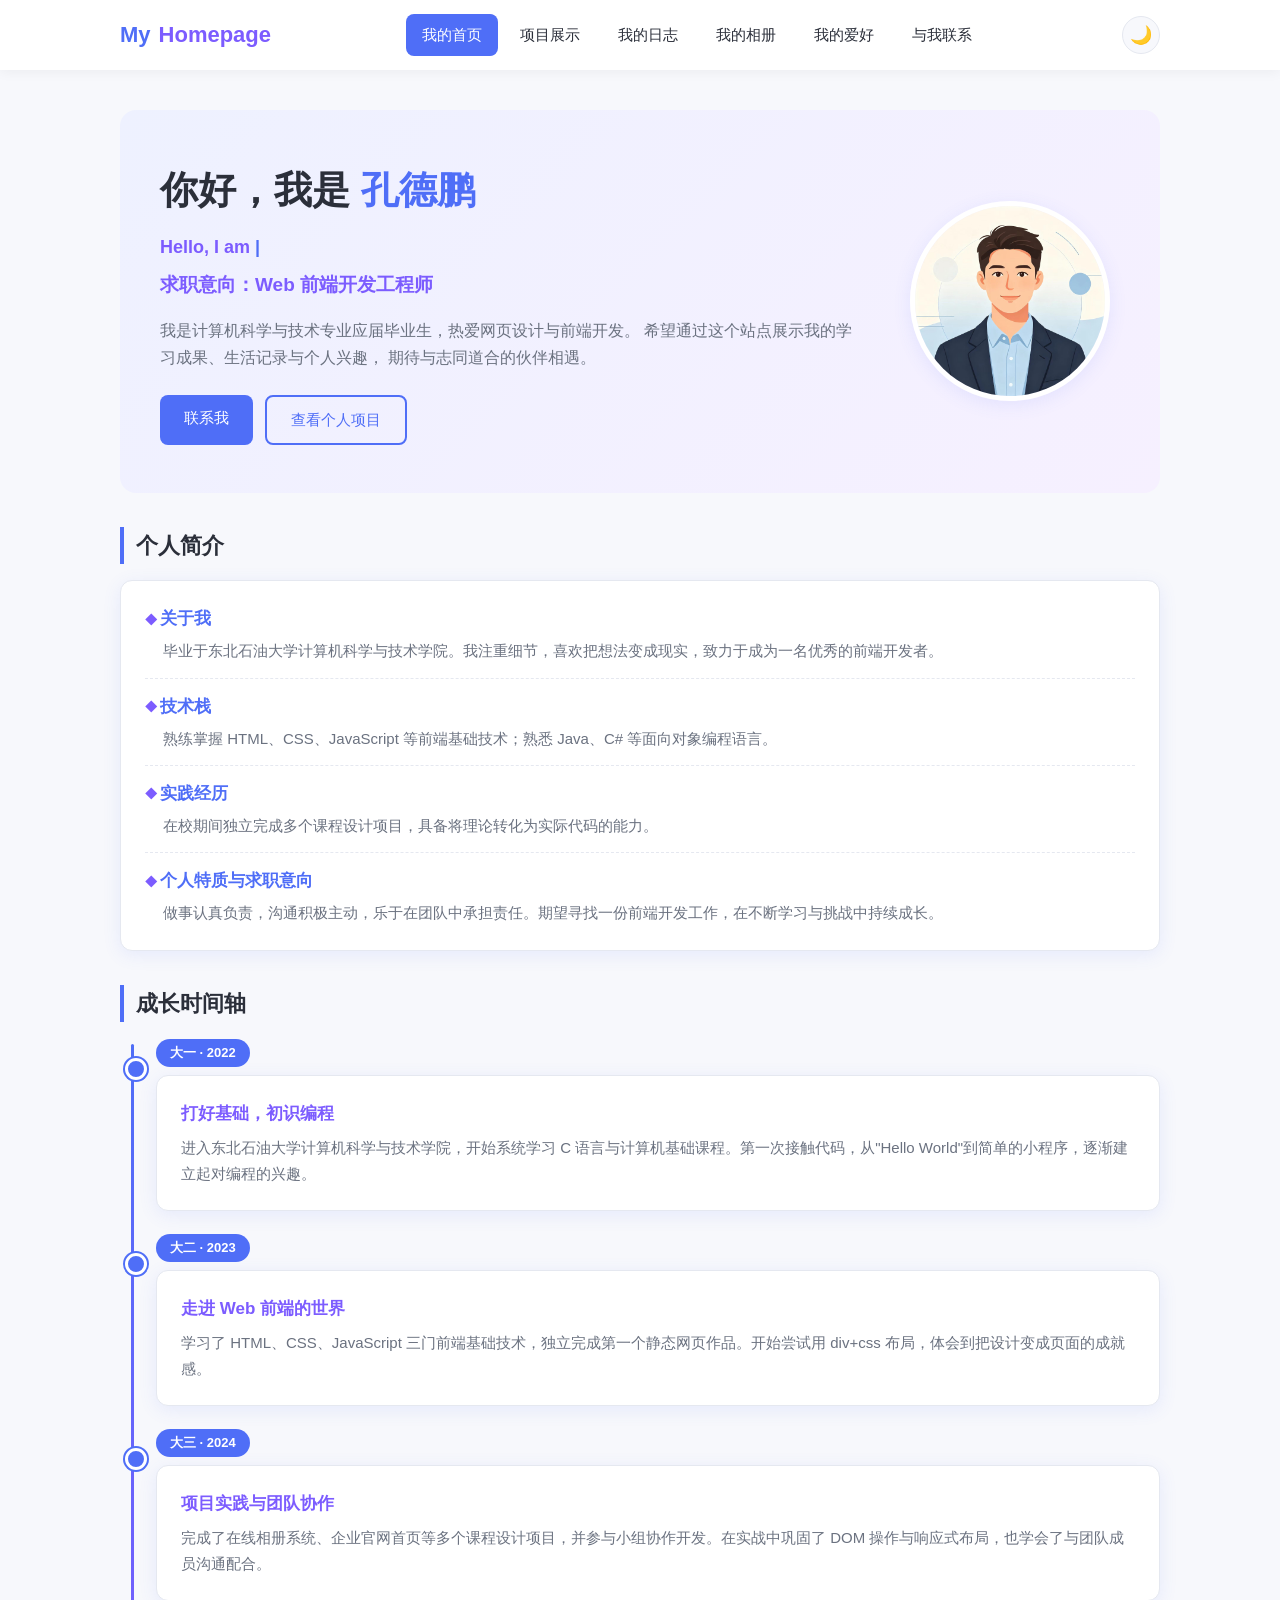
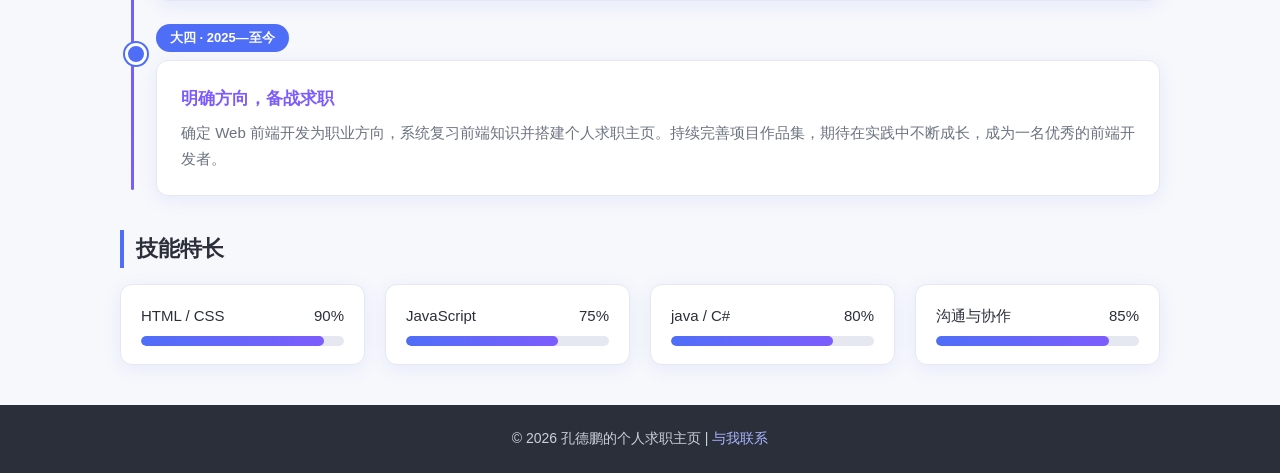
<file: index.html>
<!DOCTYPE html>
<html lang="zh-CN">
<head>
  <meta charset="UTF-8">
  <meta name="viewport" content="width=device-width, initial-scale=1.0">
  <title>我的主页 - 首页</title>
  <link rel="stylesheet" href="css/style.css">
</head>
<body>

  <!-- 头部导航 -->
  <header class="site-header">
    <div class="header-inner">
      <div class="logo">My<span>Homepage</span></div>
      <button class="nav-toggle" id="navToggle">&#9776;</button>
      <nav>
        <ul class="nav-menu" id="navMenu">
          <li><a href="index.html">我的首页</a></li>
          <li><a href="projects.html">项目展示</a></li>
          <li><a href="journal.html">我的日志</a></li>
          <li><a href="gallery.html">我的相册</a></li>
          <li><a href="hobby.html">我的爱好</a></li>
          <li><a href="contact.html">与我联系</a></li>
        </ul>
      </nav>
      <button class="theme-toggle" id="themeToggle" title="切换深浅色主题">🌙</button>
    </div>
  </header>

  <!-- 主体内容 -->
  <main class="container">

    <!-- 英雄区 -->
    <section class="hero reveal">
      <div class="hero-text">
        <h1>你好，我是 <span>孔德鹏</span></h1>
        <div class="typewriter"><span id="typeText"></span><span class="cursor">|</span></div>
        <div class="target">求职意向：Web 前端开发工程师</div>
        <p>我是计算机科学与技术专业应届毕业生，热爱网页设计与前端开发。
           希望通过这个站点展示我的学习成果、生活记录与个人兴趣，
           期待与志同道合的伙伴相遇。</p>
        <div class="hero-actions">
          <a href="contact.html" class="btn">联系我</a>
          <a href="projects.html" class="btn btn-outline">查看个人项目</a>
        </div>
      </div>
      <div class="hero-photo">
        <img src="images/avatar.jpg" alt="我的头像">
      </div>
    </section>

    <!-- 个人简介 -->
    <h2 class="section-title reveal">个人简介</h2>
    <div class="card intro-card reveal">
      <div class="intro-block">
        <h3>关于我</h3>
        <p>毕业于东北石油大学计算机科学与技术学院。我注重细节，喜欢把想法变成现实，致力于成为一名优秀的前端开发者。</p>
      </div>
      <div class="intro-block">
        <h3>技术栈</h3>
        <p>熟练掌握 HTML、CSS、JavaScript 等前端基础技术；熟悉 Java、C# 等面向对象编程语言。</p>
      </div>
      <div class="intro-block">
        <h3>实践经历</h3>
        <p>在校期间独立完成多个课程设计项目，具备将理论转化为实际代码的能力。</p>
      </div>
      <div class="intro-block">
        <h3>个人特质与求职意向</h3>
        <p>做事认真负责，沟通积极主动，乐于在团队中承担责任。期望寻找一份前端开发工作，在不断学习与挑战中持续成长。</p>
      </div>
    </div>

    <!-- 成长时间轴 -->
    <h2 class="section-title reveal">成长时间轴</h2>
    <div class="timeline reveal">
      <div class="timeline-item">
        <div class="timeline-year">大一 · 2022</div>
        <div class="timeline-content card">
          <h3>打好基础，初识编程</h3>
          <p>进入东北石油大学计算机科学与技术学院，开始系统学习 C 语言与计算机基础课程。第一次接触代码，从"Hello World"到简单的小程序，逐渐建立起对编程的兴趣。</p>
        </div>
      </div>
      <div class="timeline-item">
        <div class="timeline-year">大二 · 2023</div>
        <div class="timeline-content card">
          <h3>走进 Web 前端的世界</h3>
          <p>学习了 HTML、CSS、JavaScript 三门前端基础技术，独立完成第一个静态网页作品。开始尝试用 div+css 布局，体会到把设计变成页面的成就感。</p>
        </div>
      </div>
      <div class="timeline-item">
        <div class="timeline-year">大三 · 2024</div>
        <div class="timeline-content card">
          <h3>项目实践与团队协作</h3>
          <p>完成了在线相册系统、企业官网首页等多个课程设计项目，并参与小组协作开发。在实战中巩固了 DOM 操作与响应式布局，也学会了与团队成员沟通配合。</p>
        </div>
      </div>
      <div class="timeline-item">
        <div class="timeline-year">大四 · 2025—至今</div>
        <div class="timeline-content card">
          <h3>明确方向，备战求职</h3>
          <p>确定 Web 前端开发为职业方向，系统复习前端知识并搭建个人求职主页。持续完善项目作品集，期待在实践中不断成长，成为一名优秀的前端开发者。</p>
        </div>
      </div>
    </div>

    <!-- 技能展示 -->
    <h2 class="section-title reveal">技能特长</h2>
    <div class="skills reveal">
      <div class="skill-item">
        <div class="skill-label"><span>HTML / CSS</span><span>90%</span></div>
        <div class="skill-bar"><i data-level="90%"></i></div>
      </div>
      <div class="skill-item">
        <div class="skill-label"><span>JavaScript</span><span>75%</span></div>
        <div class="skill-bar"><i data-level="75%"></i></div>
      </div>
      <div class="skill-item">
        <div class="skill-label"><span>java / C#</span><span>80%</span></div>
        <div class="skill-bar"><i data-level="80%"></i></div>
      </div>
      <div class="skill-item">
        <div class="skill-label"><span>沟通与协作</span><span>85%</span></div>
        <div class="skill-bar"><i data-level="85%"></i></div>
      </div>
    </div>

  </main>

  <!-- 页脚 -->
  <footer class="site-footer">
    <p>&copy; 2026 孔德鹏的个人求职主页 | <a href="contact.html">与我联系</a></p>
  </footer>

  <!-- 回到顶部 -->
  <button id="backToTop" title="回到顶部">&#8593;</button>

  <script src="js/main.js"></script>
</body>
</html>
</file>
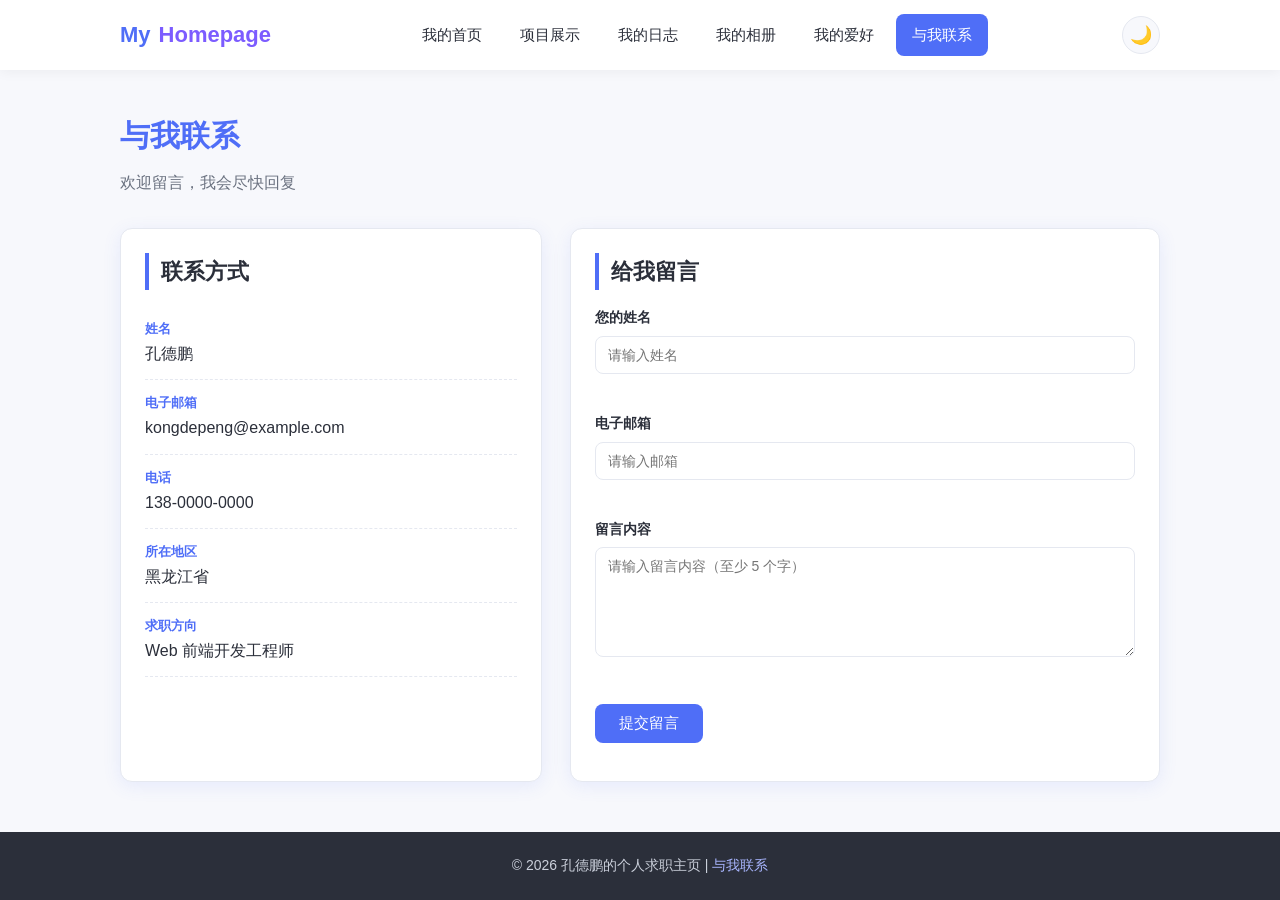
<file: contact.html>
<!DOCTYPE html>
<html lang="zh-CN">
<head>
  <meta charset="UTF-8">
  <meta name="viewport" content="width=device-width, initial-scale=1.0">
  <title>与我联系 - 我的主页</title>
  <link rel="stylesheet" href="css/style.css">
</head>
<body>

  <!-- 头部导航 -->
  <header class="site-header">
    <div class="header-inner">
      <div class="logo">My<span>Homepage</span></div>
      <button class="nav-toggle" id="navToggle">&#9776;</button>
      <nav>
        <ul class="nav-menu" id="navMenu">
          <li><a href="index.html">我的首页</a></li>
          <li><a href="projects.html">项目展示</a></li>
          <li><a href="journal.html">我的日志</a></li>
          <li><a href="gallery.html">我的相册</a></li>
          <li><a href="hobby.html">我的爱好</a></li>
          <li><a href="contact.html">与我联系</a></li>
        </ul>
      </nav>
      <button class="theme-toggle" id="themeToggle" title="切换深浅色主题">🌙</button>
    </div>
  </header>

  <!-- 主体内容 -->
  <main class="container">
    <h1 class="page-title reveal">与我联系</h1>
    <p class="page-subtitle reveal">欢迎留言，我会尽快回复</p>

    <div class="contact-layout reveal">
      <!-- 联系方式 -->
      <div class="card">
        <h2 class="section-title reveal" style="margin-top:0;">联系方式</h2>
        <ul class="contact-info">
          <li><strong>姓名</strong>孔德鹏</li>
          <li><strong>电子邮箱</strong>kongdepeng@example.com</li>
          <li><strong>电话</strong>138-0000-0000</li>
          <li><strong>所在地区</strong>黑龙江省</li>
          <li><strong>求职方向</strong>Web 前端开发工程师</li>
        </ul>
      </div>

      <!-- 留言表单 -->
      <div class="card">
        <h2 class="section-title reveal" style="margin-top:0;">给我留言</h2>
        <form id="contactForm" novalidate>
          <div class="form-group">
            <label for="name">您的姓名</label>
            <input type="text" id="name" name="name" placeholder="请输入姓名">
            <span class="error-msg" id="nameErr"></span>
          </div>
          <div class="form-group">
            <label for="email">电子邮箱</label>
            <input type="email" id="email" name="email" placeholder="请输入邮箱">
            <span class="error-msg" id="emailErr"></span>
          </div>
          <div class="form-group">
            <label for="message">留言内容</label>
            <textarea id="message" name="message" placeholder="请输入留言内容（至少 5 个字）"></textarea>
            <span class="error-msg" id="messageErr"></span>
          </div>
          <button type="submit" class="btn">提交留言</button>
          <p class="form-tip" id="formTip"></p>
        </form>
      </div>
    </div>

  </main>

  <!-- 页脚 -->
  <footer class="site-footer">
    <p>&copy; 2026 孔德鹏的个人求职主页 | <a href="contact.html">与我联系</a></p>
  </footer>

  <!-- 回到顶部 -->
  <button id="backToTop" title="回到顶部">&#8593;</button>

  <script src="js/main.js"></script>
</body>
</html>
</file>
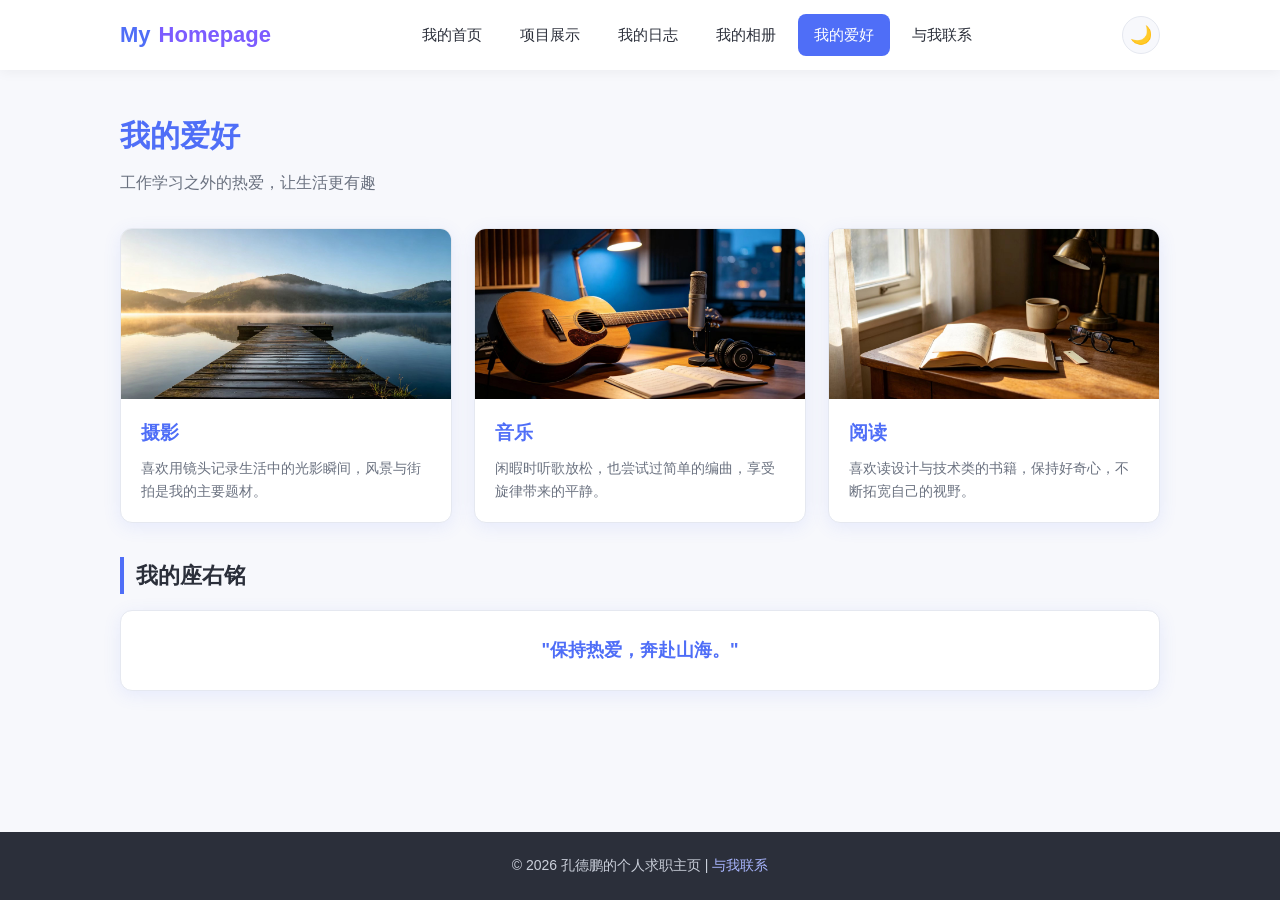
<file: hobby.html>
<!DOCTYPE html>
<html lang="zh-CN">
<head>
  <meta charset="UTF-8">
  <meta name="viewport" content="width=device-width, initial-scale=1.0">
  <title>我的爱好 - 我的主页</title>
  <link rel="stylesheet" href="css/style.css">
</head>
<body>

  <!-- 头部导航 -->
  <header class="site-header">
    <div class="header-inner">
      <div class="logo">My<span>Homepage</span></div>
      <button class="nav-toggle" id="navToggle">&#9776;</button>
      <nav>
        <ul class="nav-menu" id="navMenu">
          <li><a href="index.html">我的首页</a></li>
          <li><a href="projects.html">项目展示</a></li>
          <li><a href="journal.html">我的日志</a></li>
          <li><a href="gallery.html">我的相册</a></li>
          <li><a href="hobby.html">我的爱好</a></li>
          <li><a href="contact.html">与我联系</a></li>
        </ul>
      </nav>
      <button class="theme-toggle" id="themeToggle" title="切换深浅色主题">🌙</button>
    </div>
  </header>

  <!-- 主体内容 -->
  <main class="container">
    <h1 class="page-title reveal">我的爱好</h1>
    <p class="page-subtitle reveal">工作学习之外的热爱，让生活更有趣</p>

    <div class="hobby-grid reveal">
      <div class="hobby-card">
        <img src="images/hobby-1.jpg" alt="摄影">
        <div class="body">
          <h3>摄影</h3>
          <p>喜欢用镜头记录生活中的光影瞬间，风景与街拍是我的主要题材。</p>
        </div>
      </div>
      <div class="hobby-card">
        <img src="images/hobby-2.jpg" alt="音乐">
        <div class="body">
          <h3>音乐</h3>
          <p>闲暇时听歌放松，也尝试过简单的编曲，享受旋律带来的平静。</p>
        </div>
      </div>
      <div class="hobby-card">
        <img src="images/hobby-3.jpg" alt="阅读">
        <div class="body">
          <h3>阅读</h3>
          <p>喜欢读设计与技术类的书籍，保持好奇心，不断拓宽自己的视野。</p>
        </div>
      </div>
    </div>

    <h2 class="section-title reveal">我的座右铭</h2>
    <div class="card">
      <p style="text-align:center; color:var(--primary); font-size:18px; font-weight:600;">
        "保持热爱，奔赴山海。"
      </p>
    </div>

  </main>

  <!-- 页脚 -->
  <footer class="site-footer">
    <p>&copy; 2026 孔德鹏的个人求职主页 | <a href="contact.html">与我联系</a></p>
  </footer>

  <!-- 回到顶部 -->
  <button id="backToTop" title="回到顶部">&#8593;</button>

  <script src="js/main.js"></script>
</body>
</html>
</file>
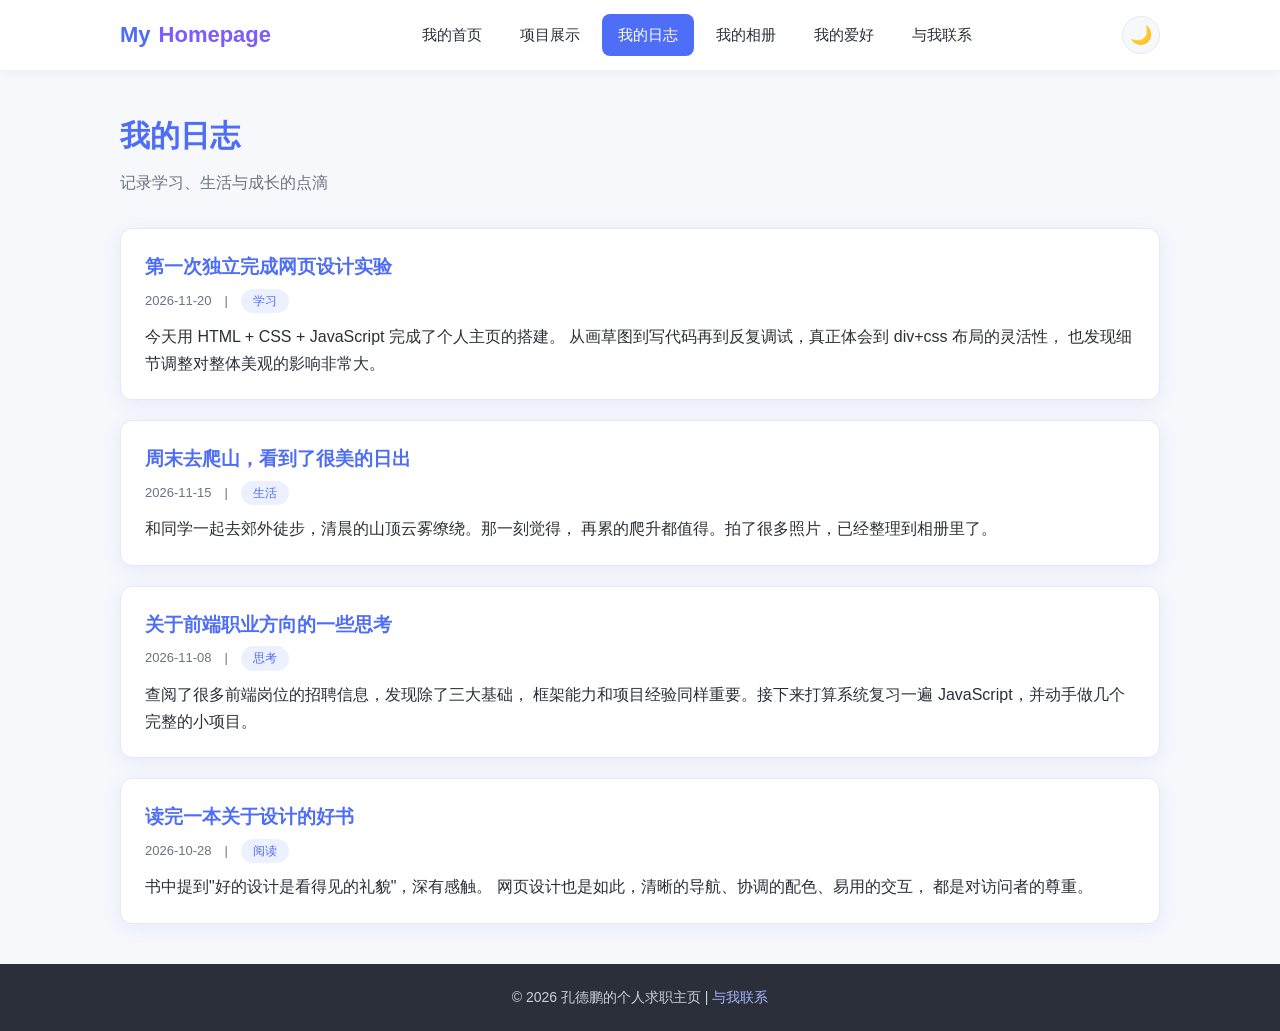
<file: journal.html>
<!DOCTYPE html>
<html lang="zh-CN">
<head>
  <meta charset="UTF-8">
  <meta name="viewport" content="width=device-width, initial-scale=1.0">
  <title>我的日志 - 我的主页</title>
  <link rel="stylesheet" href="css/style.css">
</head>
<body>

  <!-- 头部导航 -->
  <header class="site-header">
    <div class="header-inner">
      <div class="logo">My<span>Homepage</span></div>
      <button class="nav-toggle" id="navToggle">&#9776;</button>
      <nav>
        <ul class="nav-menu" id="navMenu">
          <li><a href="index.html">我的首页</a></li>
          <li><a href="projects.html">项目展示</a></li>
          <li><a href="journal.html">我的日志</a></li>
          <li><a href="gallery.html">我的相册</a></li>
          <li><a href="hobby.html">我的爱好</a></li>
          <li><a href="contact.html">与我联系</a></li>
        </ul>
      </nav>
      <button class="theme-toggle" id="themeToggle" title="切换深浅色主题">🌙</button>
    </div>
  </header>

  <!-- 主体内容 -->
  <main class="container">
    <h1 class="page-title reveal">我的日志</h1>
    <p class="page-subtitle reveal">记录学习、生活与成长的点滴</p>

    <div class="journal-list reveal">
      <article class="journal-item">
        <h3>第一次独立完成网页设计实验</h3>
        <div class="date">2026-11-20　|　<span class="tag">学习</span></div>
        <p>今天用 HTML + CSS + JavaScript 完成了个人主页的搭建。
           从画草图到写代码再到反复调试，真正体会到 div+css 布局的灵活性，
           也发现细节调整对整体美观的影响非常大。</p>
      </article>

      <article class="journal-item">
        <h3>周末去爬山，看到了很美的日出</h3>
        <div class="date">2026-11-15　|　<span class="tag">生活</span></div>
        <p>和同学一起去郊外徒步，清晨的山顶云雾缭绕。那一刻觉得，
           再累的爬升都值得。拍了很多照片，已经整理到相册里了。</p>
      </article>

      <article class="journal-item">
        <h3>关于前端职业方向的一些思考</h3>
        <div class="date">2026-11-08　|　<span class="tag">思考</span></div>
        <p>查阅了很多前端岗位的招聘信息，发现除了三大基础，
           框架能力和项目经验同样重要。接下来打算系统复习一遍
           JavaScript，并动手做几个完整的小项目。</p>
      </article>

      <article class="journal-item">
        <h3>读完一本关于设计的好书</h3>
        <div class="date">2026-10-28　|　<span class="tag">阅读</span></div>
        <p>书中提到"好的设计是看得见的礼貌"，深有感触。
           网页设计也是如此，清晰的导航、协调的配色、易用的交互，
           都是对访问者的尊重。</p>
      </article>
    </div>

  </main>

  <!-- 页脚 -->
  <footer class="site-footer">
    <p>&copy; 2026 孔德鹏的个人求职主页 | <a href="contact.html">与我联系</a></p>
  </footer>

  <!-- 回到顶部 -->
  <button id="backToTop" title="回到顶部">&#8593;</button>

  <script src="js/main.js"></script>
</body>
</html>
</file>
<file: css/style.css>
/* ============================================================
   个人求职主页 - 外部样式表
   统一主色：#4f6ef7（蓝紫色），辅助色：#7c5cff
   ============================================================ */

/* ---------- 1. 全局变量 ---------- */
:root {
  --primary: #4f6ef7;
  --primary-dark: #3a55d4;
  --accent: #7c5cff;
  --text: #2b2f3a;
  --text-light: #6b7280;
  --bg: #f7f8fc;
  --card-bg: #ffffff;
  --border: #e5e8f0;
  --white: #ffffff;
  --hero-bg: linear-gradient(135deg, #eef1ff 0%, #f6f0ff 100%);
  --footer-bg: #2b2f3a;
  --footer-text: #cbd0db;
  --footer-link: #a9b6ff;
  --error: #e74c3c;
  --tag-bg: rgba(79, 110, 247, 0.1);
  --tech-bg: rgba(124, 92, 255, 0.1);
  --overlay: rgba(0, 0, 0, 0.8);
  --radius: 12px;
  --shadow: 0 4px 18px rgba(79, 110, 247, 0.10);
  --max-width: 1080px;
}

/* ---------- 1.5 暗色主题 ---------- */
[data-theme="dark"] {
  --primary: #8aa2ff;
  --primary-dark: #a9b8ff;
  --accent: #a98cff;
  --text: #e8eaf0;
  --text-light: #a8adba;
  --bg: #1a1d24;
  --card-bg: #262a33;
  --border: #3a3f4a;
  --white: #ffffff;
  --hero-bg: linear-gradient(135deg, #232838 0%, #2b233a 100%);
  --footer-bg: #12141a;
  --footer-text: #a8adba;
  --footer-link: #8aa2ff;
  --error: #ff7b72;
  --tag-bg: rgba(138, 162, 255, 0.18);
  --tech-bg: rgba(169, 140, 255, 0.18);
  --overlay: rgba(0, 0, 0, 0.85);
  --shadow: 0 4px 18px rgba(0, 0, 0, 0.35);
}

/* 主题切换平滑过渡 */
body, .site-header, .card, .hero, .site-footer, .skill-item,
.journal-item, .gallery-item, .hobby-card, .project-card,
.modal-content, .contact-info li, .intro-block {
  transition: background-color 0.35s ease, color 0.35s ease, border-color 0.35s ease;
}

/* ---------- 2. 通用重置 ---------- */
html {
  scroll-behavior: smooth; /* 平滑滚动 */
}

* {
  margin: 0;
  padding: 0;
  box-sizing: border-box;
}

body {
  font-family: "Microsoft YaHei", "PingFang SC", "Helvetica Neue", Arial, sans-serif;
  color: var(--text);
  background: var(--bg);
  line-height: 1.7;
  min-height: 100vh;
  display: flex;
  flex-direction: column;
}

a {
  color: var(--primary);
  text-decoration: none;
}

a:hover {
  color: var(--primary-dark);
}

img {
  max-width: 100%;
  display: block;
}

ul {
  list-style: none;
}

/* ---------- 3. 头部与导航 ---------- */
.site-header {
  background: var(--card-bg);
  box-shadow: 0 2px 12px rgba(0, 0, 0, 0.05);
  position: sticky;
  top: 0;
  z-index: 100;
}

.header-inner {
  max-width: var(--max-width);
  margin: 0 auto;
  padding: 14px 20px;
  display: flex;
  align-items: center;
  justify-content: space-between;
}

.logo {
  font-size: 22px;
  font-weight: 700;
  color: var(--primary);
  display: flex;
  align-items: center;
  gap: 8px;
}

.logo span {
  color: var(--accent);
}

.nav-menu {
  display: flex;
  gap: 6px;
}

.nav-menu li a {
  display: block;
  padding: 8px 16px;
  border-radius: 8px;
  color: var(--text);
  font-size: 15px;
  transition: all 0.25s ease;
}

.nav-menu li a:hover {
  background: rgba(79, 110, 247, 0.08);
  color: var(--primary);
}

.nav-menu li a.active {
  background: var(--primary);
  color: #ffffff;
}

.nav-toggle {
  display: none;
  background: none;
  border: none;
  font-size: 26px;
  color: var(--primary);
  cursor: pointer;
}

/* 主题切换按钮 */
.theme-toggle {
  background: var(--bg);
  border: 1px solid var(--border);
  border-radius: 50%;
  width: 38px;
  height: 38px;
  font-size: 18px;
  color: var(--primary);
  cursor: pointer;
  flex-shrink: 0;
  transition: background 0.25s ease, transform 0.25s ease;
}

.theme-toggle:hover {
  background: var(--tag-bg);
  transform: rotate(20deg);
}

/* ---------- 4. 布局容器 ---------- */
.container {
  max-width: var(--max-width);
  margin: 0 auto;
  padding: 40px 20px;
  flex: 1;
  width: 100%;
}

.page-title {
  font-size: 30px;
  color: var(--primary);
  margin-bottom: 8px;
}

.page-subtitle {
  color: var(--text-light);
  margin-bottom: 32px;
}

.section-title {
  font-size: 22px;
  margin: 34px 0 16px;
  padding-left: 12px;
  border-left: 4px solid var(--primary);
}

/* ---------- 5. 卡片 ---------- */
.card {
  background: var(--card-bg);
  border: 1px solid var(--border);
  border-radius: var(--radius);
  box-shadow: var(--shadow);
  padding: 24px;
}

/* ---------- 6. 按钮 ---------- */
.btn {
  display: inline-block;
  background: var(--primary);
  color: #ffffff;
  padding: 10px 24px;
  border-radius: 8px;
  font-size: 15px;
  border: none;
  cursor: pointer;
  transition: background 0.25s ease, transform 0.25s ease;
}

.btn:hover {
  background: var(--primary-dark);
  color: #ffffff;
  transform: translateY(-2px);
}

.btn-outline {
  background: transparent;
  color: var(--primary);
  border: 2px solid var(--primary);
}

.btn-outline:hover {
  background: var(--primary);
  color: #ffffff;
}

/* ---------- 7. 首页英雄区 ---------- */
.hero {
  background: var(--hero-bg);
  border-radius: 16px;
  padding: 48px 40px;
  display: flex;
  align-items: center;
  gap: 40px;
  flex-wrap: wrap;
}

.hero-text {
  flex: 1 1 320px;
}

.hero-text h1 {
  font-size: 38px;
  margin-bottom: 10px;
}

.hero-text h1 span {
  color: var(--primary);
}

.hero-text .target {
  font-size: 19px;
  color: var(--accent);
  margin-bottom: 16px;
  font-weight: 600;
}

.hero-text p {
  color: var(--text-light);
  margin-bottom: 24px;
}

.hero-actions {
  display: flex;
  gap: 12px;
  flex-wrap: wrap;
}

.hero-photo {
  flex: 0 0 220px;
  text-align: center;
}

.hero-photo img {
  width: 200px;
  height: 200px;
  border-radius: 50%;
  border: 5px solid #ffffff;
  box-shadow: var(--shadow);
  margin: 0 auto;
}

/* ---------- 8. 技能进度条 ---------- */
.skills {
  display: grid;
  grid-template-columns: repeat(auto-fit, minmax(240px, 1fr));
  gap: 20px;
}

.skill-item {
  background: var(--card-bg);
  border: 1px solid var(--border);
  border-radius: var(--radius);
  padding: 18px 20px;
  box-shadow: var(--shadow);
}

.skill-item .skill-label {
  display: flex;
  justify-content: space-between;
  margin-bottom: 8px;
  font-size: 15px;
}

.skill-bar {
  height: 10px;
  background: var(--border);
  border-radius: 6px;
  overflow: hidden;
}

.skill-bar i {
  display: block;
  height: 100%;
  width: 0;
  background: linear-gradient(90deg, var(--primary), var(--accent));
  border-radius: 6px;
  transition: width 1.2s ease;
}

/* ---------- 8.4 成长时间轴 ---------- */
.timeline {
  position: relative;
  padding-left: 36px;
  margin: 10px 0 20px;
}

/* 竖线 */
.timeline::before {
  content: "";
  position: absolute;
  left: 11px;
  top: 6px;
  bottom: 6px;
  width: 3px;
  background: linear-gradient(180deg, var(--primary), var(--accent));
  border-radius: 3px;
}

.timeline-item {
  position: relative;
  margin-bottom: 22px;
}

/* 圆点 */
.timeline-item::before {
  content: "";
  position: absolute;
  left: -31px;
  top: 20px;
  width: 16px;
  height: 16px;
  border-radius: 50%;
  background: var(--primary);
  border: 3px solid var(--card-bg);
  box-shadow: 0 0 0 2px var(--primary);
  z-index: 1;
}

.timeline-year {
  display: inline-block;
  background: var(--primary);
  color: var(--white);
  border-radius: 20px;
  padding: 3px 14px;
  font-size: 13px;
  font-weight: 600;
  margin-bottom: 8px;
}

.timeline-content h3 {
  color: var(--accent);
  margin-bottom: 6px;
  font-size: 17px;
}

.timeline-content p {
  color: var(--text-light);
  font-size: 15px;
}

/* ---------- 8.5 个人简介分块 ---------- */
.intro-card .intro-block {
  padding: 14px 0;
  border-bottom: 1px dashed var(--border);
}

.intro-card .intro-block:last-child {
  border-bottom: none;
  padding-bottom: 0;
}

.intro-card .intro-block:first-child {
  padding-top: 0;
}

.intro-card .intro-block h3 {
  color: var(--primary);
  font-size: 17px;
  margin-bottom: 4px;
}

.intro-card .intro-block h3::before {
  content: "◆ ";
  color: var(--accent);
  font-size: 12px;
  vertical-align: middle;
}

.intro-card .intro-block p {
  color: var(--text-light);
  font-size: 15px;
  padding-left: 18px;
}

/* ---------- 9. 日志列表 ---------- */
.journal-list {
  display: grid;
  gap: 20px;
}

.journal-item {
  background: var(--card-bg);
  border: 1px solid var(--border);
  border-radius: var(--radius);
  padding: 22px 24px;
  box-shadow: var(--shadow);
  transition: transform 0.25s ease;
}

.journal-item:hover {
  transform: translateY(-3px);
}

.journal-item h3 {
  color: var(--primary);
  margin-bottom: 6px;
}

.journal-item .date {
  font-size: 13px;
  color: var(--text-light);
  margin-bottom: 10px;
}

.journal-item p {
  color: var(--text);
}

.tag {
  display: inline-block;
  background: var(--tag-bg);
  color: var(--primary);
  border-radius: 20px;
  padding: 2px 12px;
  font-size: 12px;
  margin-right: 6px;
}

/* ---------- 10. 相册网格 ---------- */
.gallery-grid {
  display: grid;
  grid-template-columns: repeat(auto-fill, minmax(240px, 1fr));
  gap: 18px;
}

.gallery-item {
  background: var(--card-bg);
  border: 1px solid var(--border);
  border-radius: var(--radius);
  overflow: hidden;
  box-shadow: var(--shadow);
  cursor: pointer;
  transition: transform 0.25s ease;
}

.gallery-item:hover {
  transform: translateY(-4px);
}

.gallery-item img {
  width: 100%;
  height: 170px;
  object-fit: cover;
}

.gallery-item .caption {
  padding: 12px 14px;
  text-align: center;
  color: var(--text);
}

/* 灯箱 */
.lightbox {
  display: none;
  position: fixed;
  inset: 0;
  background: var(--overlay);
  z-index: 999;
  align-items: center;
  justify-content: center;
  flex-direction: column;
}

.lightbox.show {
  display: flex;
}

.lightbox img {
  max-width: 90%;
  max-height: 80%;
  border-radius: 10px;
}

.lightbox .lightbox-caption {
  color: #ffffff;
  margin-top: 14px;
  font-size: 16px;
}

.lightbox .close {
  position: absolute;
  top: 24px;
  right: 32px;
  color: #ffffff;
  font-size: 36px;
  cursor: pointer;
  line-height: 1;
}

/* ---------- 11. 爱好卡片 ---------- */
.hobby-grid {
  display: grid;
  grid-template-columns: repeat(auto-fit, minmax(260px, 1fr));
  gap: 22px;
}

.hobby-card {
  background: var(--card-bg);
  border: 1px solid var(--border);
  border-radius: var(--radius);
  overflow: hidden;
  box-shadow: var(--shadow);
  transition: transform 0.25s ease;
}

.hobby-card:hover {
  transform: translateY(-4px);
}

.hobby-card img {
  width: 100%;
  height: 170px;
  object-fit: cover;
}

.hobby-card .body {
  padding: 18px 20px;
}

.hobby-card h3 {
  color: var(--primary);
  margin-bottom: 8px;
}

.hobby-card p {
  color: var(--text-light);
  font-size: 14px;
}

/* ---------- 11.5 项目展示 ---------- */
.project-grid {
  display: grid;
  grid-template-columns: repeat(auto-fit, minmax(300px, 1fr));
  gap: 22px;
}

.project-card {
  background: var(--card-bg);
  border: 1px solid var(--border);
  border-radius: var(--radius);
  overflow: hidden;
  box-shadow: var(--shadow);
  cursor: pointer;
  transition: transform 0.25s ease, box-shadow 0.25s ease;
}

.project-card:hover {
  transform: translateY(-5px);
  box-shadow: 0 8px 24px rgba(79, 110, 247, 0.18);
}

.project-card img {
  width: 100%;
  height: 190px;
  object-fit: cover;
}

.project-card .body {
  padding: 18px 20px;
}

.project-card .body h3 {
  color: var(--primary);
  margin-bottom: 6px;
  display: flex;
  justify-content: space-between;
  align-items: center;
}

.project-card .body h3 .arrow {
  font-size: 18px;
  color: var(--accent);
}

.project-card .body p {
  color: var(--text-light);
  font-size: 14px;
  margin-bottom: 10px;
}

.project-tech {
  display: inline-block;
  background: var(--tech-bg);
  color: var(--accent);
  border-radius: 20px;
  padding: 3px 12px;
  font-size: 12px;
  margin: 3px 4px 0 0;
}

/* 项目详情弹窗 */
.project-modal {
  display: none;
  position: fixed;
  inset: 0;
  background: var(--overlay);
  z-index: 1000;
  align-items: center;
  justify-content: center;
  padding: 20px;
}

.project-modal.show {
  display: flex;
}

.modal-content {
  background: var(--card-bg);
  border-radius: 14px;
  max-width: 620px;
  width: 100%;
  max-height: 90vh;
  overflow-y: auto;
  position: relative;
  padding: 28px;
}

.modal-content .close {
  position: absolute;
  top: 14px;
  right: 20px;
  font-size: 30px;
  color: var(--text-light);
  cursor: pointer;
  line-height: 1;
}

.modal-content .close:hover {
  color: var(--primary);
}

.modal-content img {
  width: 100%;
  max-height: 320px;
  object-fit: cover;
  border-radius: 10px;
  margin-bottom: 18px;
}

.modal-content h2 {
  color: var(--primary);
  margin-bottom: 12px;
}

.modal-content .meta {
  color: var(--text-light);
  font-size: 13px;
  margin-bottom: 14px;
}

.modal-content p {
  color: var(--text);
  margin-bottom: 12px;
}

.modal-content .modal-subtitle {
  color: var(--primary);
  font-size: 16px;
  margin: 16px 0 6px;
  padding-left: 10px;
  border-left: 3px solid var(--accent);
}

.modal-content .modal-url-line {
  margin-top: 16px;
  padding-top: 14px;
  border-top: 1px dashed var(--border);
  font-size: 14px;
}

.modal-content .modal-link {
  color: var(--primary);
  word-break: break-all;
  text-decoration: underline;
  cursor: pointer;
}

/* ---------- 12. 联系表单 ---------- */
.contact-layout {
  display: grid;
  grid-template-columns: 1fr 1.4fr;
  gap: 28px;
}

.contact-info li {
  padding: 12px 0;
  border-bottom: 1px dashed var(--border);
  color: var(--text);
}

.contact-info li strong {
  color: var(--primary);
  display: block;
  font-size: 13px;
}

.form-group {
  margin-bottom: 16px;
}

.form-group label {
  display: block;
  margin-bottom: 6px;
  font-size: 14px;
  font-weight: 600;
}

.form-group input,
.form-group textarea {
  width: 100%;
  padding: 10px 12px;
  border: 1px solid var(--border);
  border-radius: 8px;
  font-size: 14px;
  font-family: inherit;
  outline: none;
  transition: border-color 0.25s ease;
}

.form-group input:focus,
.form-group textarea:focus {
  border-color: var(--primary);
}

.form-group textarea {
  resize: vertical;
  min-height: 110px;
}

.error-msg {
  color: var(--error);
  font-size: 13px;
  min-height: 18px;
  display: block;
  margin-top: 4px;
}

.form-tip {
  margin-top: 14px;
  font-size: 14px;
  color: var(--text-light);
}

/* ---------- 13. 页脚 ---------- */
.site-footer {
  background: var(--footer-bg);
  color: var(--footer-text);
  text-align: center;
  padding: 22px 20px;
  font-size: 14px;
}

.site-footer a {
  color: var(--footer-link);
}

/* ---------- 14. 回到顶部按钮 ---------- */
#backToTop {
  position: fixed;
  right: 24px;
  bottom: 28px;
  width: 44px;
  height: 44px;
  border: none;
  border-radius: 50%;
  background: var(--primary);
  color: #ffffff;
  font-size: 20px;
  cursor: pointer;
  box-shadow: var(--shadow);
  display: none;
  z-index: 200;
}

#backToTop.show {
  display: block;
}

/* ---------- 14.5 打字机效果 ---------- */
.typewriter {
  font-size: 18px;
  color: var(--accent);
  font-weight: 600;
  min-height: 28px;
  margin-bottom: 6px;
}

.typewriter .cursor {
  display: inline-block;
  color: var(--primary);
  animation: blink 1s step-end infinite;
}

@keyframes blink {
  50% { opacity: 0; }
}

/* ---------- 14.6 滚动显现动画 ---------- */
.reveal {
  opacity: 0;
  transform: translateY(30px);
  transition: opacity 0.7s ease, transform 0.7s ease;
}

.reveal.visible {
  opacity: 1;
  transform: translateY(0);
}

/* ---------- 15. 响应式 ---------- */
@media (max-width: 720px) {
  .nav-toggle {
    display: block;
  }

  .nav-menu {
    display: none;
    width: 100%;
    flex-direction: column;
    gap: 4px;
    padding-top: 10px;
  }

  .nav-menu.open {
    display: flex;
  }

  .header-inner {
    flex-wrap: wrap;
  }

  .hero {
    padding: 30px 22px;
  }

  .hero-text h1 {
    font-size: 28px;
  }

  .contact-layout {
    grid-template-columns: 1fr;
  }
}
</file>
